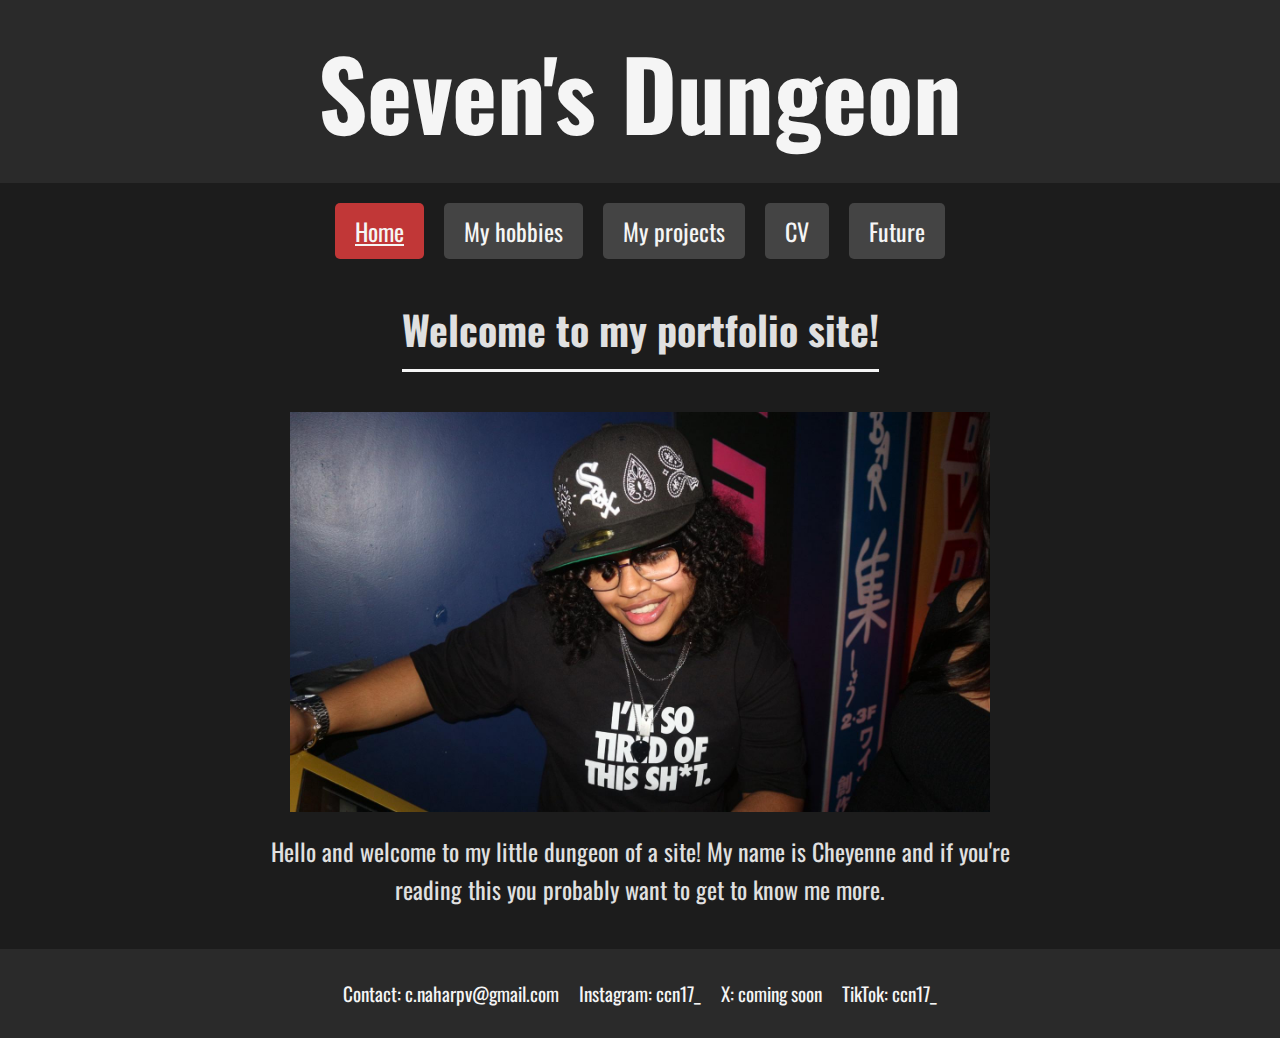
<file: index.html>
<!DOCTYPE html>
<html lang="en">

<head>
    <meta charset="UTF-8">
    <meta name="viewport" content="width=device-width, initial-scale=1.0">
    <title>Sevendungeons</title>
    <link rel="stylesheet" href="style.css">
    <link href="https://fonts.googleapis.com/css2?family=Oswald:wght@600&display=swap" rel="stylesheet">
</head>

<body>
    <main>
        <header>
            <h1><a href="index.html">Seven's Dungeon</a></h1>
        </header>
        <nav>
            <a href="index.html" class="active">Home</a>
            <a href="hobby.html">My hobbies</a>
            <a href="art.html">My projects</a>
            <a href="cv.html">CV</a>
            <a href="prof.html">Future</a>
        </nav>
        <h2>Welcome to my portfolio site!</h2>

        <img src="img/me_site.jpeg" class="me" alt="CV">

        <p>Hello and welcome to my little dungeon of a site! My name is Cheyenne and if you're reading this you probably
            want to get to know me more.</p>


    </main>

    <footer>
        <ul>
            <li><a href="mailto:c.naharpv@gmail.com">Contact: c.naharpv@gmail.com</a></li>
            <li><a href="https://www.instagram.com/?hl=en">Instagram: ccn17_</a></li>
            <li><a href="https://twitter.com/?lang=nl">X: coming soon</a></li>
            <li><a href="https://www.tiktok.com/nl-NL/">TikTok: ccn17_</a></li>
        </ul>
    </footer>
</body>

</html>
</file>
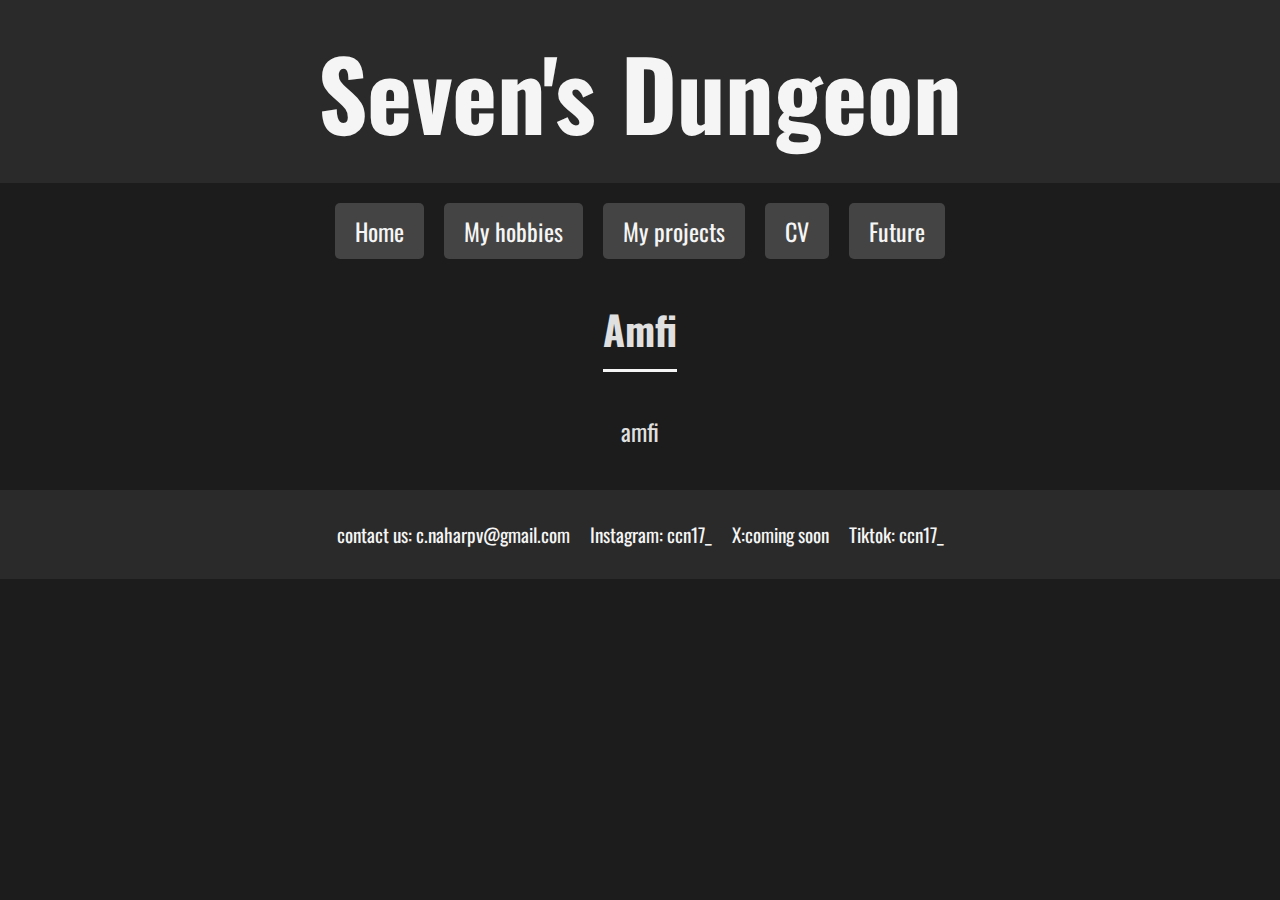
<file: amfi.html>
<!DOCTYPE html>
<html lang="en">

<head>
    <meta charset="UTF-8">
    <meta name="viewport" content="width=device-width, initial-scale=1.0">
    <title>Sevendungeons</title>
    <link rel="stylesheet" href="style.css">
    <link href="https://fonts.googleapis.com/css2?family=Oswald:wght@600&display=swap" rel="stylesheet">
</head>

<body>
    <main>
        <header>
            <h1><a href="index.html">Seven's Dungeon</a></h1>
        </header>

        <nav>
            <a href="index.html">Home</a>
            <a href="hobby.html">My hobbies</a>
            <a href="art.html">My projects</a>
            <a href="cv.html">CV</a>
            <a href="prof.html">Future</a>
        </nav>

        <h2> Amfi </h2>


        <p> amfi
        </p>

    </main>
    <footer>
        <ul>
            <li><a href="mailto:c.naharpv@gmail.com"> contact us: c.naharpv@gmail.com</a> </li>
            <li><a href="https://www.instagram.com/?hl=en">Instagram: ccn17_ </a> </li>
            <li><a href="https://twitter.com/?lang=nl">X:coming soon</a> </li>
            <li><a href="https://www.tiktok.com/nl-NL/"> Tiktok: ccn17_ </a> </li>
        </ul>
    </footer>
</body>

</html>
</file>
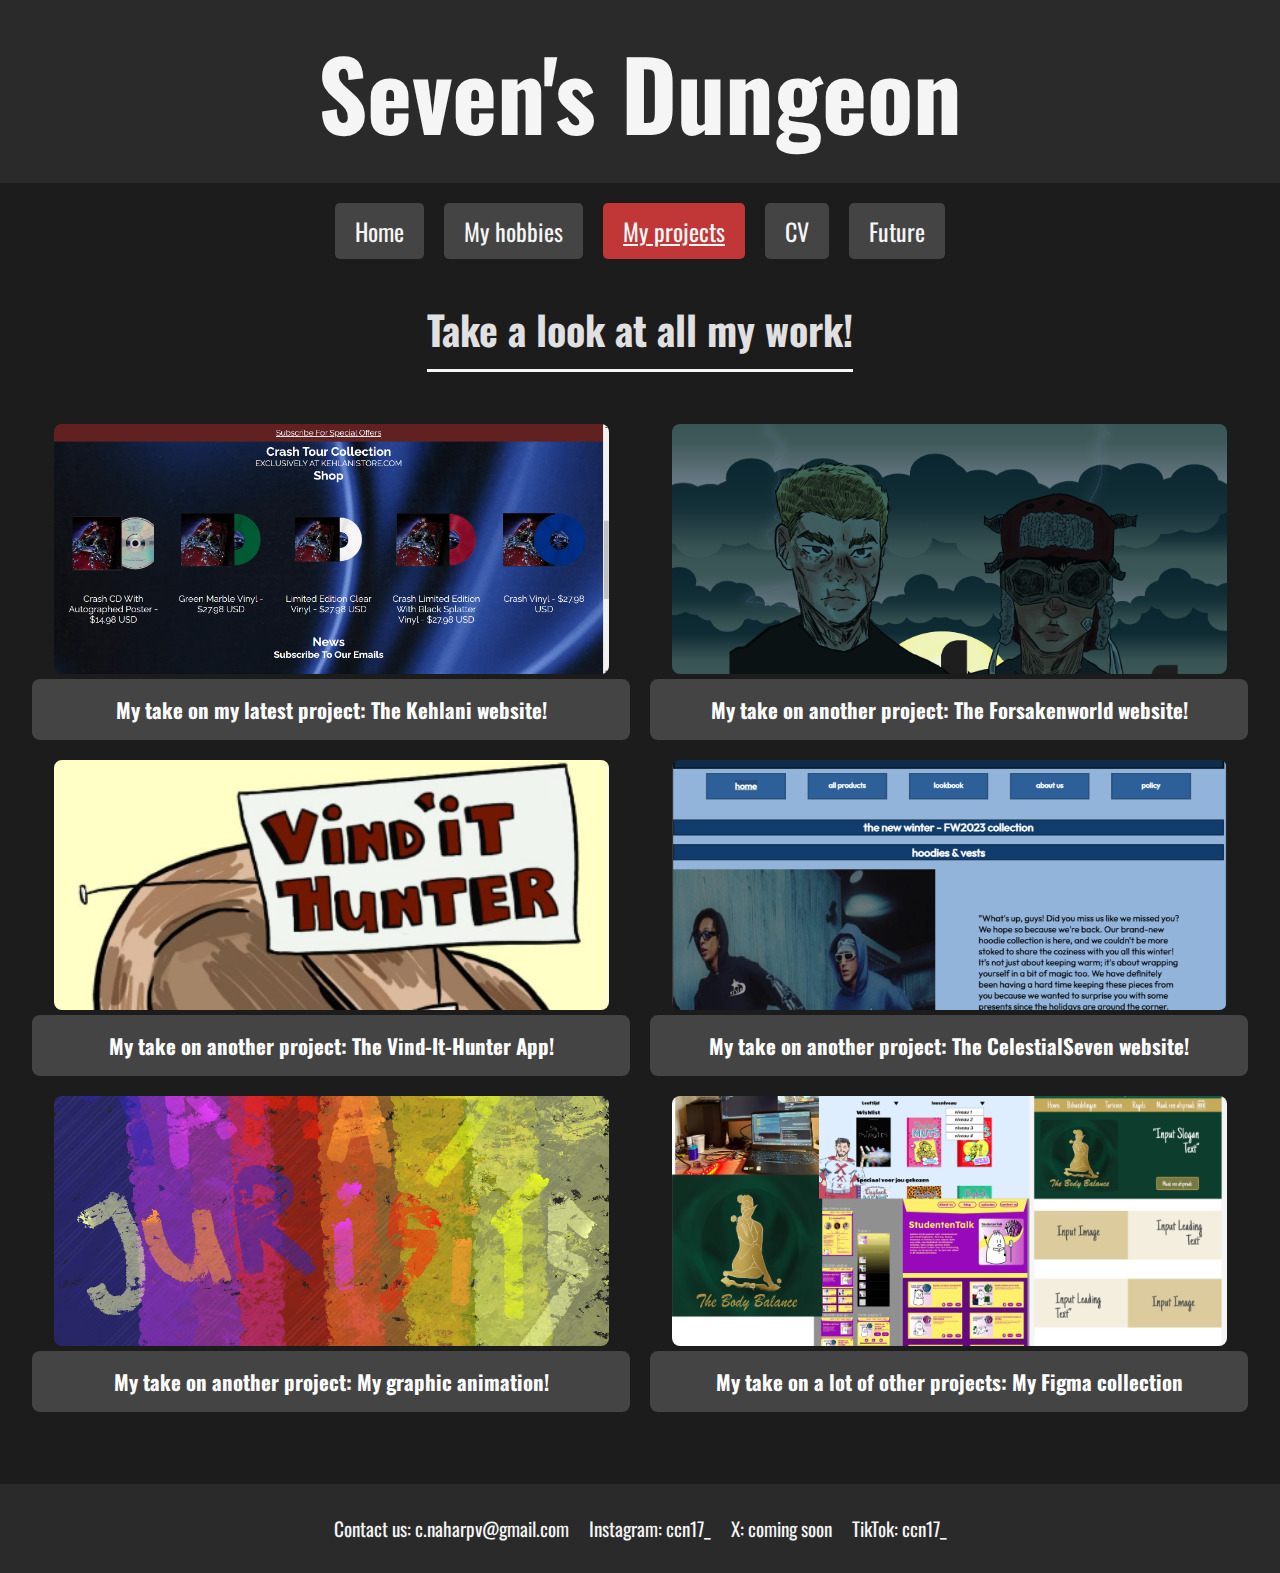
<file: art.html>
<!DOCTYPE html>
<html lang="en">

<head>
    <meta charset="UTF-8">
    <meta name="viewport" content="width=device-width, initial-scale=1.0">
    <title>Sevendungeons</title>
    <link rel="stylesheet" href="style.css">
    <link href="https://fonts.googleapis.com/css2?family=Oswald:wght@600&display=swap" rel="stylesheet">
</head>

<body>
    <main>
        <header>
            <h1><a href="index.html">Seven's Dungeon</a></h1>
        </header>
        <nav>
            <a href="index.html">Home</a>
            <a href="hobby.html">My hobbies</a>
            <a href="art.html" class="active">My projects</a>
            <a href="cv.html">CV</a>
            <a href="prof.html">Future</a>
        </nav>



        <section class="project-gallery">
            <h2>Take a look at all my work!</h2>

            <div class="projects-wrapper">
                <div class="project">
                    <img src="img/kehlanisite.png" alt="kehlanisite">
                    <a href="https://sevenccn.github.io/kehlani_seven/">My take on my latest project: The Kehlani
                        website!</a>
                </div>

                <div class="project">
                    <img src="img/forsakenworld.png" alt="forsakenworld">
                    <a href="https://sevenccn.github.io/Forsakenworld/">My take on another project: The Forsakenworld
                        website!</a>
                </div>

                <div class="project">
                    <img src="img/vindithunter.png" alt="vindithunter">
                    <a href="https://sevenccn.github.io/Vind-It-Hunter/">My take on another project: The Vind-It-Hunter
                        App!</a>
                </div>

                <div class="project">
                    <img src="img/site.png" alt="CelestialSevensite">
                    <a href="https://sevenccn.github.io/celestialseven.co/">My take on another project: The
                        CelestialSeven website!</a>
                </div>

                <div class="project">
                    <img src="img/animation_youtube.jpeg" alt="CelestialSevensite">
                    <a href="https://www.youtube.com/watch?v=k4k1d-tem28">My take on another project: My graphic
                        animation!</a>
                </div>

                <div class="project">
                    <img src="img/collection.png" alt="CelestialSevensite">
                    <a href="https://miro.com/app/board/uXjVIWhM5WE=/?share_link_id=621125730935">My take on a lot of
                        other projects: My Figma collection</a>
                </div>
            </div>
        </section>

    </main>

    <footer>
        <ul>
            <li><a href="mailto:c.naharpv@gmail.com">Contact us: c.naharpv@gmail.com</a></li>
            <li><a href="https://www.instagram.com/?hl=en">Instagram: ccn17_</a></li>
            <li><a href="https://twitter.com/?lang=nl">X: coming soon</a></li>
            <li><a href="https://www.tiktok.com/nl-NL/">TikTok: ccn17_</a></li>
        </ul>
    </footer>
</body>

</html>
</file>
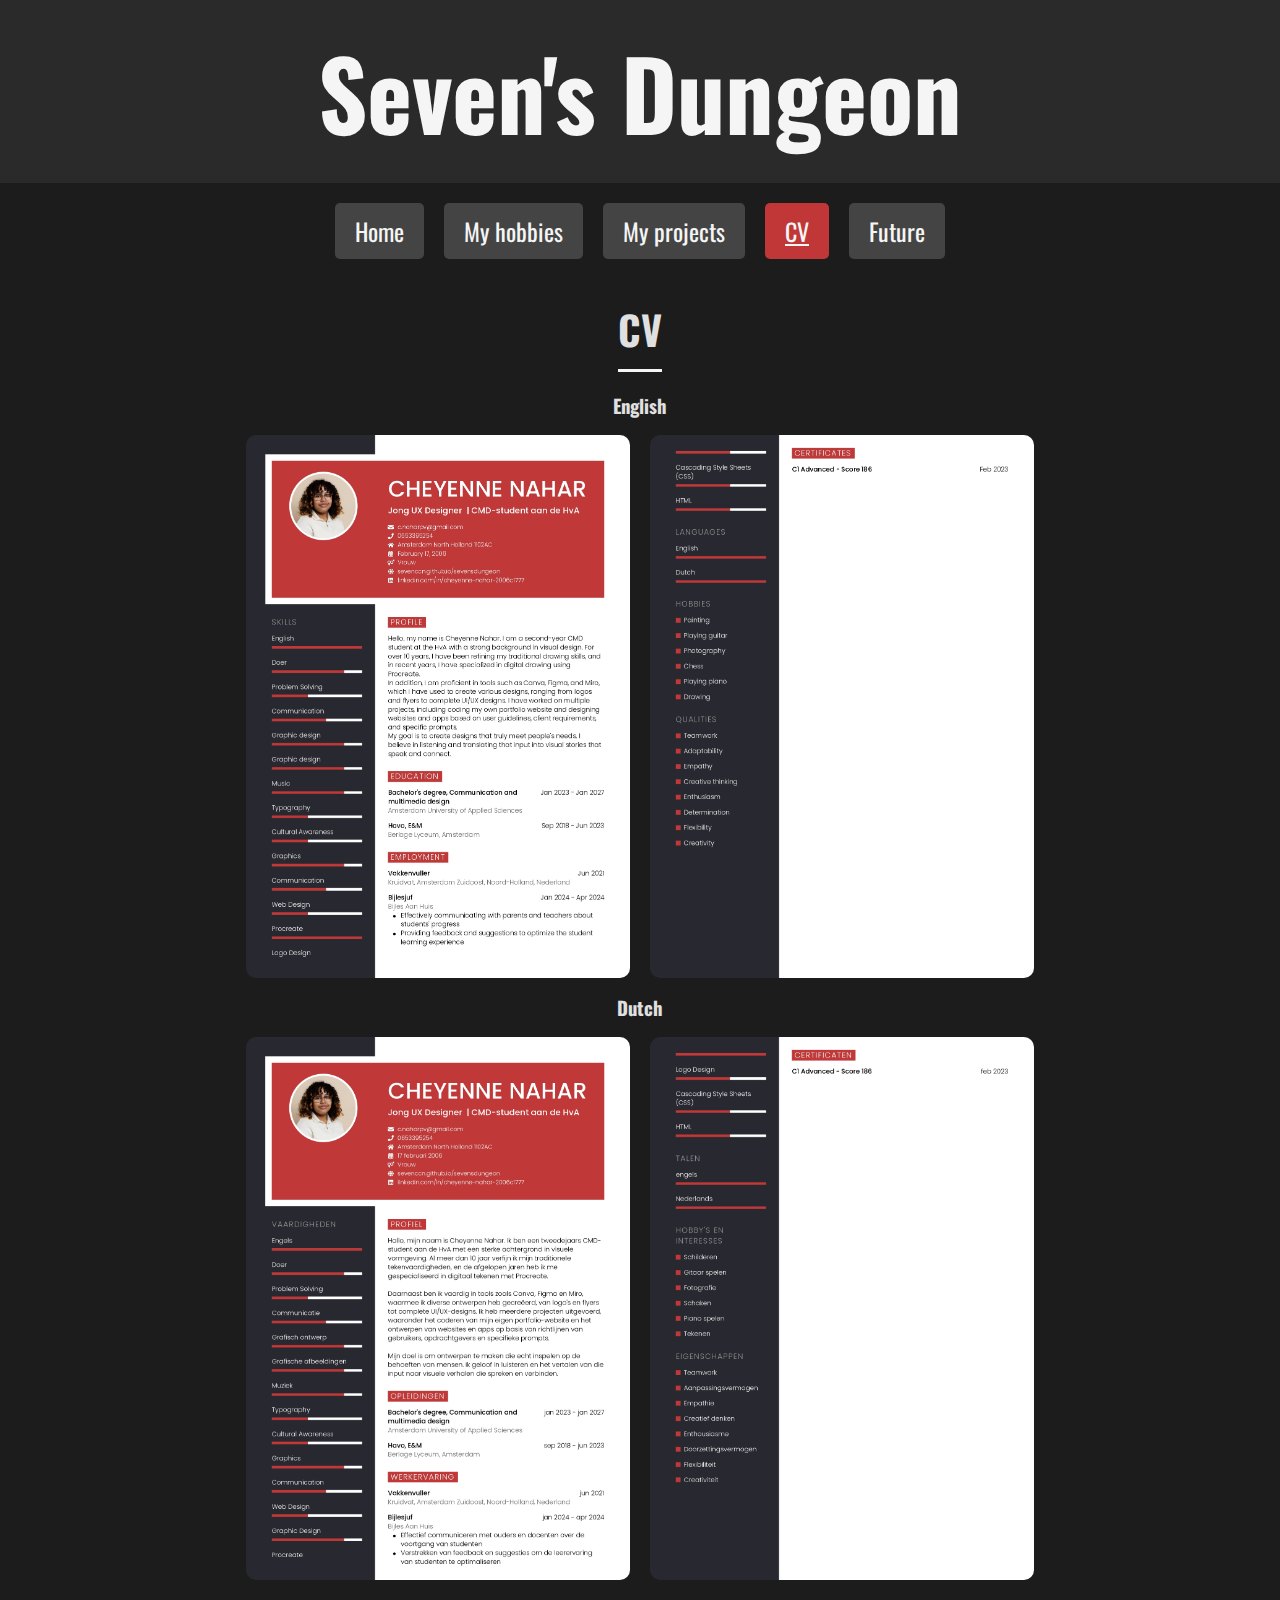
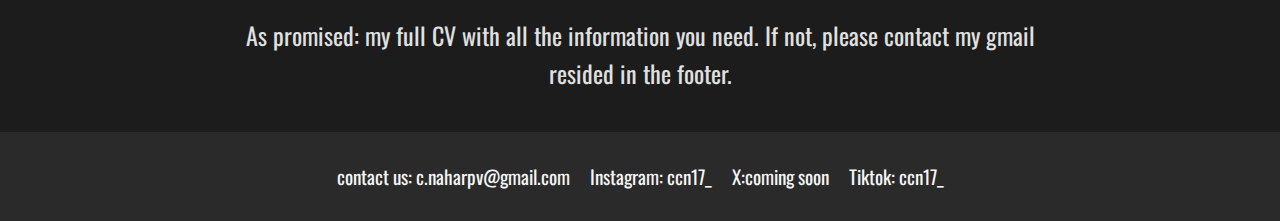
<file: cv.html>
<!DOCTYPE html>
<html lang="en">

<head>
    <meta charset="UTF-8">
    <meta name="viewport" content="width=device-width, initial-scale=1.0">
    <title>Sevendungeons</title>
    <link rel="stylesheet" href="style.css">
    <link href="https://fonts.googleapis.com/css2?family=Oswald:wght@600&display=swap" rel="stylesheet">
</head>

<body>
    <main>
        <header>
            <h1><a href="index.html">Seven's Dungeon</a></h1>
        </header>


        <nav>
            <a href="index.html">Home</a>
            <a href="hobby.html">My hobbies</a>
            <a href="art.html">My projects</a>
            <a href="cv.html" class="active">CV</a>
            <a href="prof.html">Future</a>
        </nav>

        <h2>CV</h2>

        <h3>English</h3>
        <div class="cv">
            <img src="img/cv_first.jpg" alt="CV">
            <img src="img/cv_second.jpg" alt="CV">
        </div>

        <h3>Dutch</h3>
        <div class="cv">
            <img src="img/cv_eerste.jpg" alt="CV">
            <img src="img/cv_tweede.jpg" alt="CV">
        </div>


        <p>As promised: my full CV with all the information you need. If not, please contact my gmail resided
            in the footer.</p>


    </main>
    <footer>
        <ul>
            <li><a href="mailto:c.naharpv@gmail.com"> contact us: c.naharpv@gmail.com</a> </li>
            <li><a href="https://www.instagram.com/?hl=en">Instagram: ccn17_ </a> </li>
            <li><a href="https://twitter.com/?lang=nl">X:coming soon</a> </li>
            <li><a href="https://www.tiktok.com/nl-NL/"> Tiktok: ccn17_ </a> </li>
        </ul>
    </footer>
</body>

</html>
</file>
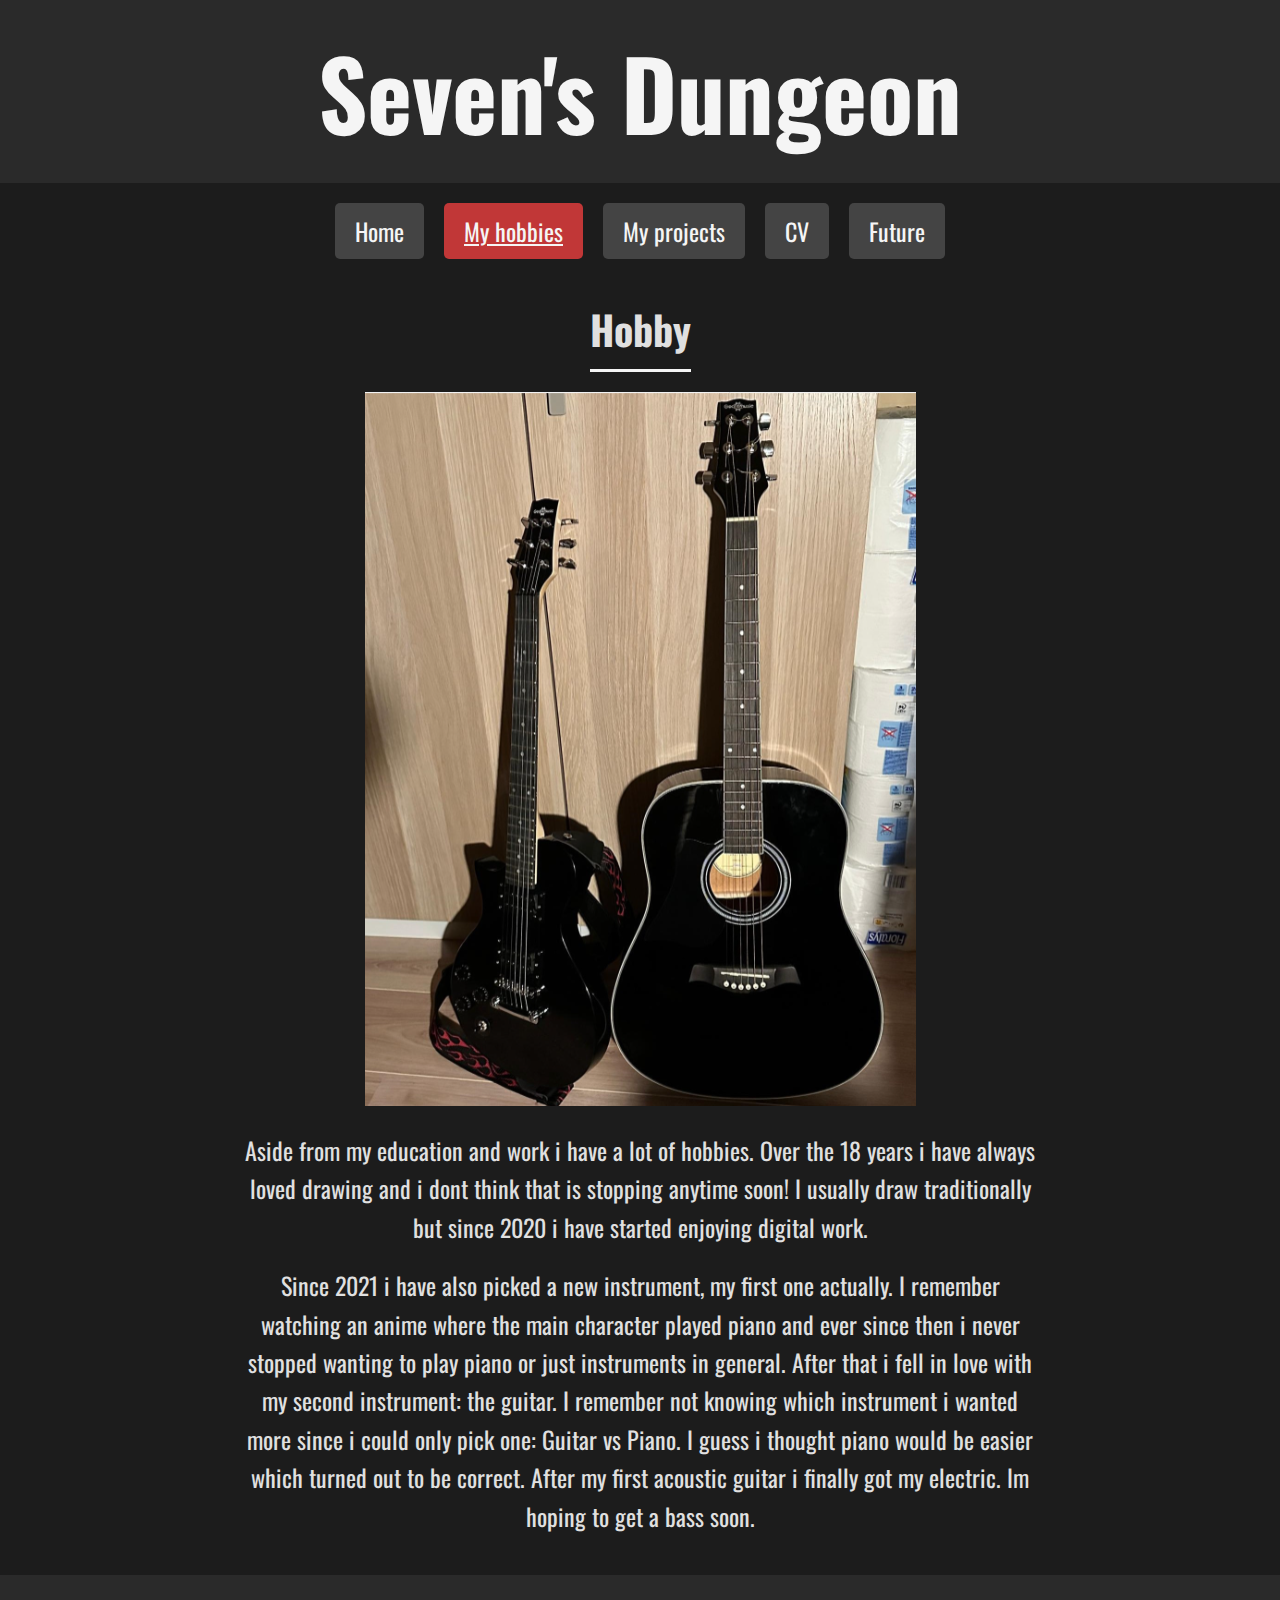
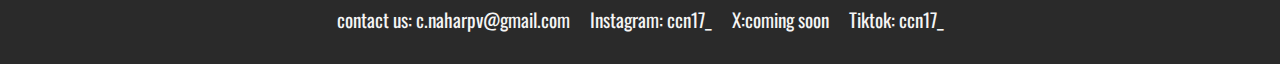
<file: hobby.html>
<!DOCTYPE html>
<html lang="en">

<head>
    <meta charset="UTF-8">
    <meta name="viewport" content="width=device-width, initial-scale=1.0">
    <title>Sevendungeons</title>
    <link rel="stylesheet" href="style.css">
    <link href="https://fonts.googleapis.com/css2?family=Oswald:wght@600&display=swap" rel="stylesheet">
</head>

<body>
    <main>
        <header>
            <h1><a href="index.html">Seven's Dungeon</a></h1>
        </header>

        <nav>
            <a href="index.html">Home</a>
            <a href="hobby.html" class="active">My hobbies</a>
            <a href="art.html">My projects</a>
            <a href="cv.html">CV</a>
            <a href="prof.html">Future</a>
        </nav>


        <section>
            <h2>Hobby</h2>

            <div>
                <img src="img/guitar_small.png" alt="guitars">

                <div>
                    <p>Aside from my education and work i have a lot of hobbies. Over the 18 years i have always loved
                        drawing
                        and i
                        dont think that is stopping anytime soon! I usually draw traditionally but since 2020 i have
                        started
                        enjoying digital work.</p>
                    <p>Since 2021 i have also picked a new instrument, my first one actually. I remember watching an
                        anime
                        where
                        the main character played piano and ever since then i never stopped wanting to play piano or
                        just
                        instruments in general. After that i fell in love with my second instrument: the guitar. I
                        remember
                        not
                        knowing which instrument i wanted more since i could only pick one: Guitar vs Piano. I guess i
                        thought
                        piano would be easier which turned out to be correct. After my first acoustic guitar i finally
                        got
                        my
                        electric. Im hoping to get a bass soon.</p>
                </div>
            </div>
        </section>







    </main>
    <footer>
        <ul>
            <li><a href="mailto:c.naharpv@gmail.com"> contact us: c.naharpv@gmail.com</a> </li>
            <li><a href="https://www.instagram.com/?hl=en">Instagram: ccn17_ </a> </li>
            <li><a href="https://twitter.com/?lang=nl">X:coming soon</a> </li>
            <li><a href="https://www.tiktok.com/nl-NL/"> Tiktok: ccn17_ </a> </li>
        </ul>
    </footer>
</body>

</html>
</file>
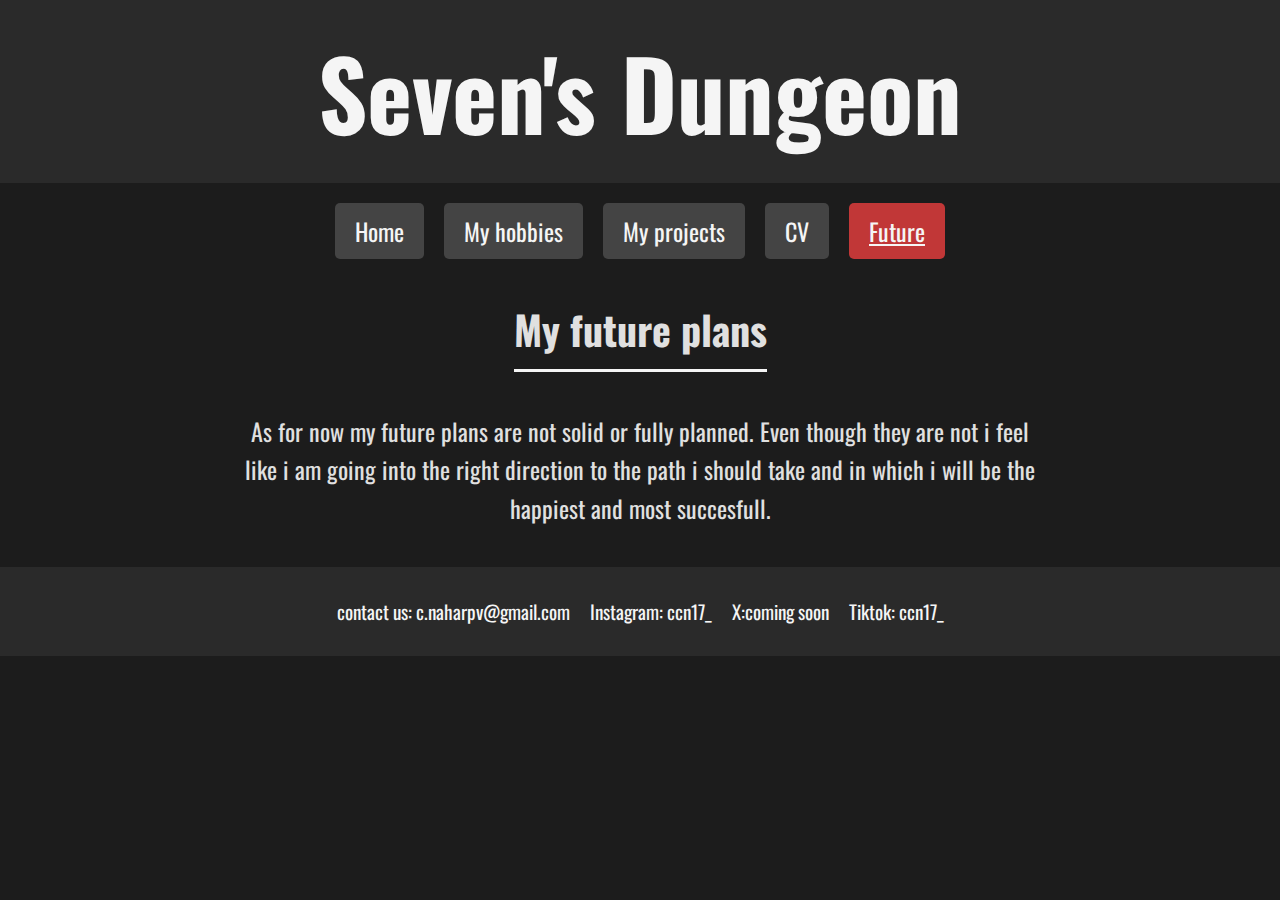
<file: prof.html>
<!DOCTYPE html>
<html lang="en">

<head>
    <meta charset="UTF-8">
    <meta name="viewport" content="width=device-width, initial-scale=1.0">
    <title>Sevendungeons</title>
    <link rel="stylesheet" href="style.css">
    <link href="https://fonts.googleapis.com/css2?family=Oswald:wght@600&display=swap" rel="stylesheet">
</head>

<body>
    <main>
        <header>
            <h1><a href="index.html">Seven's Dungeon</a></h1>
        </header>

        <nav>
            <a href="index.html">Home</a>
            <a href="hobby.html">My hobbies</a>
            <a href="art.html">My projects</a>
            <a href="cv.html">CV</a>
            <a href="prof.html" class="active">Future</a>
        </nav>

        <h2>My future plans</h2>


        <p>As for now my future plans are not solid or fully planned. Even though they are not i feel like i am going
            into the right direction to the path i should take and in which i will be the happiest and most succesfull.
        </p>

    </main>
    <footer>
        <ul>
            <li><a href="mailto:c.naharpv@gmail.com"> contact us: c.naharpv@gmail.com</a> </li>
            <li><a href="https://www.instagram.com/?hl=en">Instagram: ccn17_ </a> </li>
            <li><a href="https://twitter.com/?lang=nl">X:coming soon</a> </li>
            <li><a href="https://www.tiktok.com/nl-NL/"> Tiktok: ccn17_ </a> </li>
        </ul>
    </footer>
</body>

</html>
</file>
<file: style.css>
/* Algemene Stijlen */
* {
    margin: 0;
    padding: 0;
    box-sizing: border-box;
    font-family: 'Oswald', sans-serif;
}

body {
    background-color: #1c1c1c;
    color: #e0e0e0;
    text-align: center;
}

/* Header */
header {
    background-color: #2a2a2a;
    padding: 20px;
    text-align: center;
}

header h1 a {
    text-decoration: none;
    color: #f5f5f5;
    font-size: 3em;
}

/* Hoofdtekst */
h2 {
    margin: 20px 0;
    font-size: 2.5em;
    border-bottom: 3px solid #f5f5f5;
    display: inline-block;
    padding-bottom: 10px;
}

p {
    font-size: 1.5em;
    max-width: 800px;
    margin: 20px auto;
    line-height: 1.6;
}

/* Navigatie */
nav {
    display: flex;
    justify-content: center;
    gap: 20px;
    padding: 20px;
}

nav a {
    text-decoration: none;
    color: #f5f5f5;
    font-size: 1.5em;
    background-color: #444;
    padding: 10px 20px;
    border-radius: 5px;
    transition: 0.3s;
}

nav a:hover {
    background-color: #c13737;
    transform: scale(1.1);
}

nav a.active {
    text-decoration: underline;
    background-color: #c13737;
}

/* Footer */
footer {
    margin-top: 40px;
    padding: 20px;
    background-color: #2a2a2a;
}

footer ul {
    list-style: none;
    display: flex;
    justify-content: center;
    gap: 20px;
    padding: 10px;
}

footer ul li a {
    text-decoration: none;
    color: #f5f5f5;
    font-size: 1.2em;
    transition: 0.3s;
}


.me {
    display: block;
    width: 700px;
    height: 400px;
    margin: 20px auto; /* Centers the image */
}


.project-gallery {
    text-align: center; /* Centers the h2 */
    margin-bottom: 20px;

}

.projects-wrapper {
    display: grid;
    grid-template-columns: repeat(2, 1fr); /* Two columns */
    gap: 20px;
    justify-content: center;
    padding: 2em;
}

.project a {
    display: flex;
    justify-content: center;
    align-items: center;
    width: 100%;
    padding: 15px;
    background-color: #444;
    color: white;
    text-decoration: none;
    font-size: 1.3em;
    font-weight: bold;
    text-align: center;
    border-radius: 8px;
    transition: all 0.3s ease-in-out;
}

/* Hover effect */
.project a:hover {
    background-color: #003f88; /* Darker Blue on Hover */
    transform: scale(1.05);
    box-shadow: 0px 4px 10px rgba(0, 0, 0, 0.3);
}



/* Project Image */
.project img {
    width: 555px;
    height: 250px;
    border-radius: 8px;
    object-fit: cover;
}

.cv {
    display: flex;
    gap: 20px;
    justify-content: center;
    padding: 1em;
}

.cv img {
    width: 30vw;
    height: auto; /* Keeps aspect ratio */
    border-radius: 10px;
}
</file>
